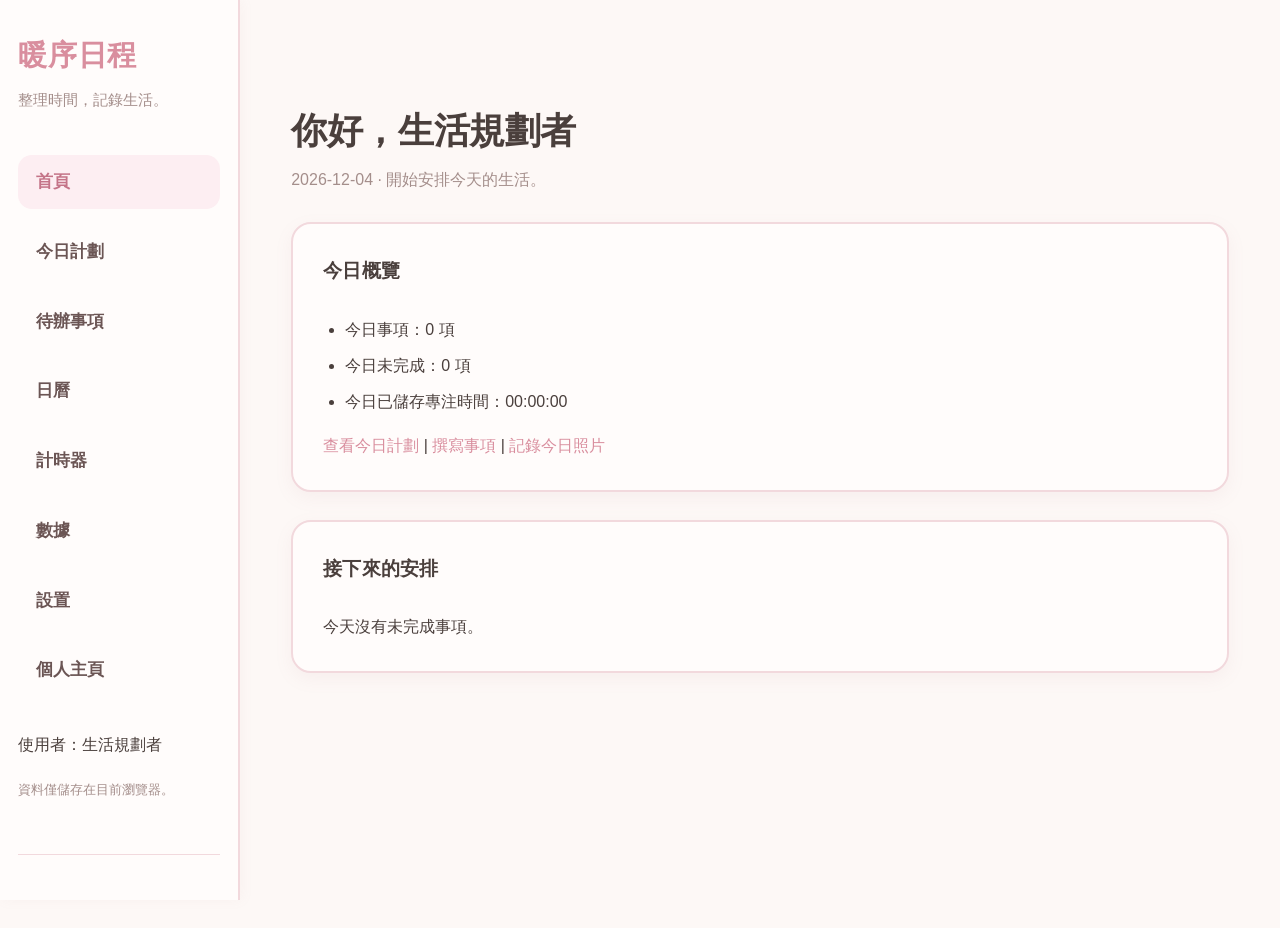
<file: index.html>
<!DOCTYPE html>
<html lang="zh-Hant">
<head>
  <link rel="stylesheet" href="css/style.css">
  <meta charset="UTF-8">
  <meta name="viewport" content="width=device-width, initial-scale=1">
  <title>首頁｜暖序日程</title>
  <link rel="stylesheet" href="css/style.css">
  <script src="js/main.js" defer></script>
</head>
<body data-page="home">
  <a href="#main">跳到主要內容</a>
  <div id="navigation"></div>
  <main id="main">
    <div id="content"></div>
    <p id="message" role="status" aria-live="polite"></p>
  </main>
  <noscript>請啟用 JavaScript 使用日程功能。</noscript>
</body>
</html>
</file>
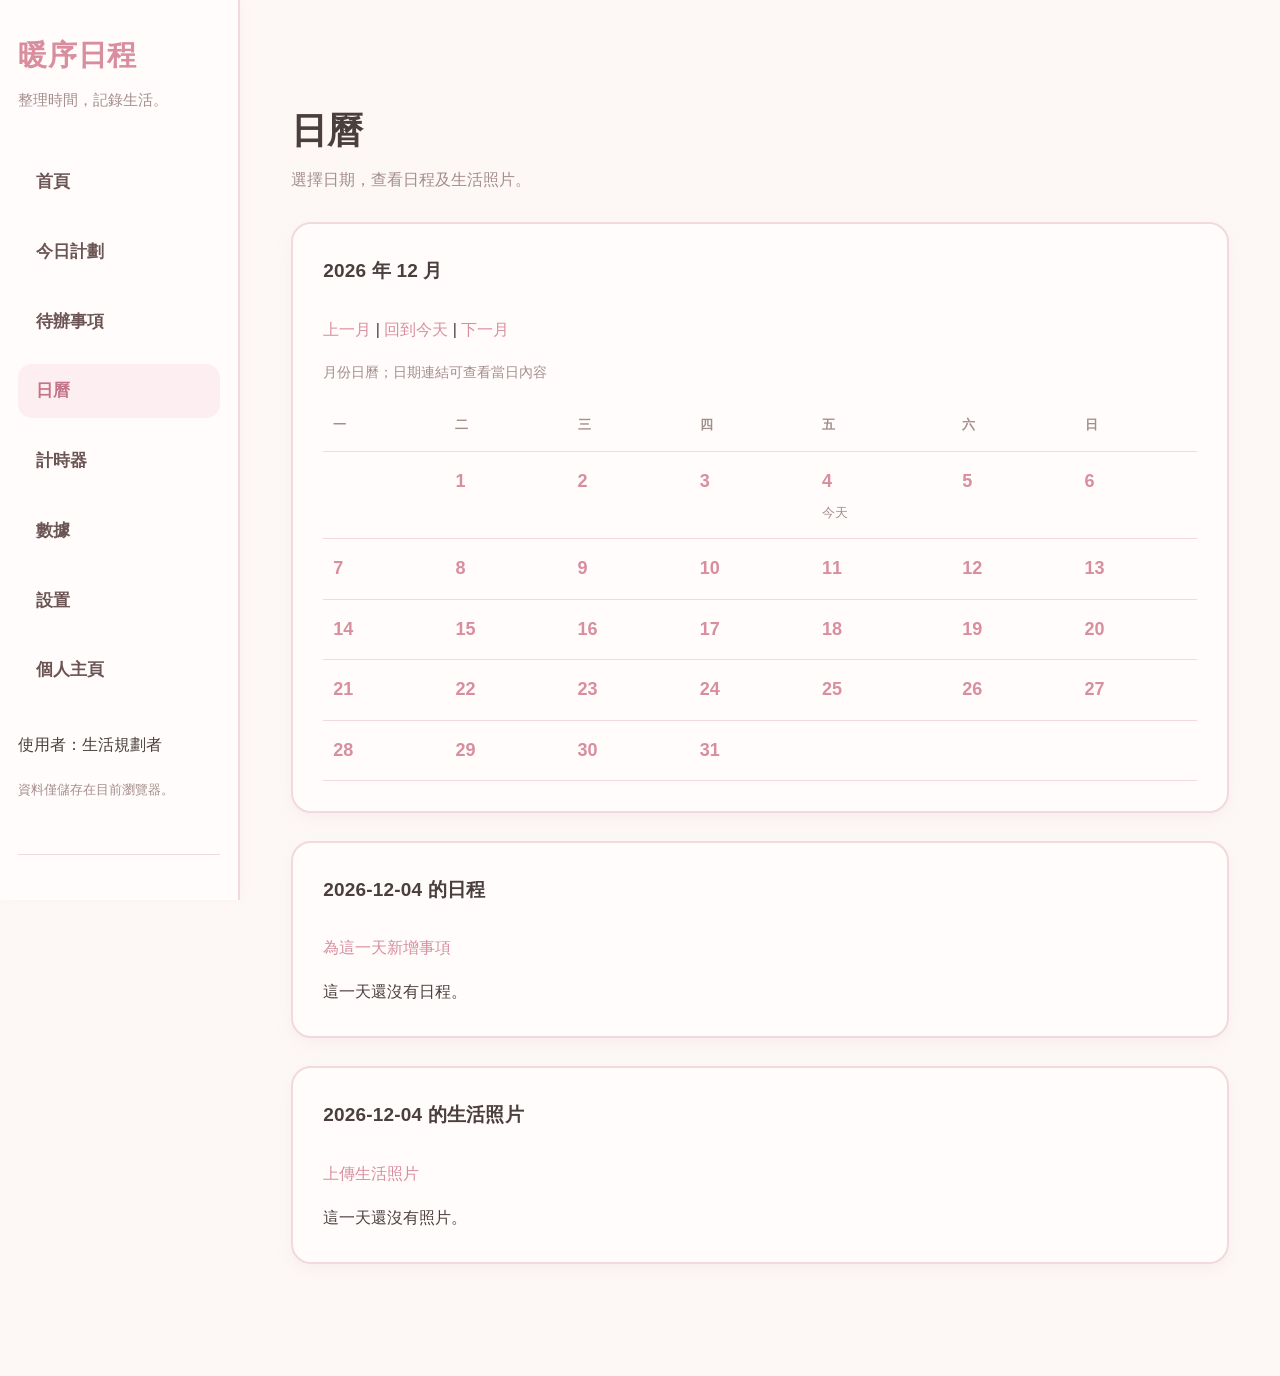
<file: calendar.html>
<!DOCTYPE html>
<html lang="zh-Hant">
<head>
    <link rel="stylesheet" href="css/style.css">
  <meta charset="UTF-8">
  <meta name="viewport" content="width=device-width, initial-scale=1">
  <title>日曆｜暖序日程</title>
  <link rel="stylesheet" href="css/style.css">
  <script src="js/main.js" defer></script>
</head>
<body data-page="calendar">
  <a href="#main">跳到主要內容</a>
  <div id="navigation"></div>
  <main id="main">
    <div id="content"></div>
    <p id="message" role="status" aria-live="polite"></p>
  </main>
  <noscript>請啟用 JavaScript。</noscript>
</body>
</html>
</file>
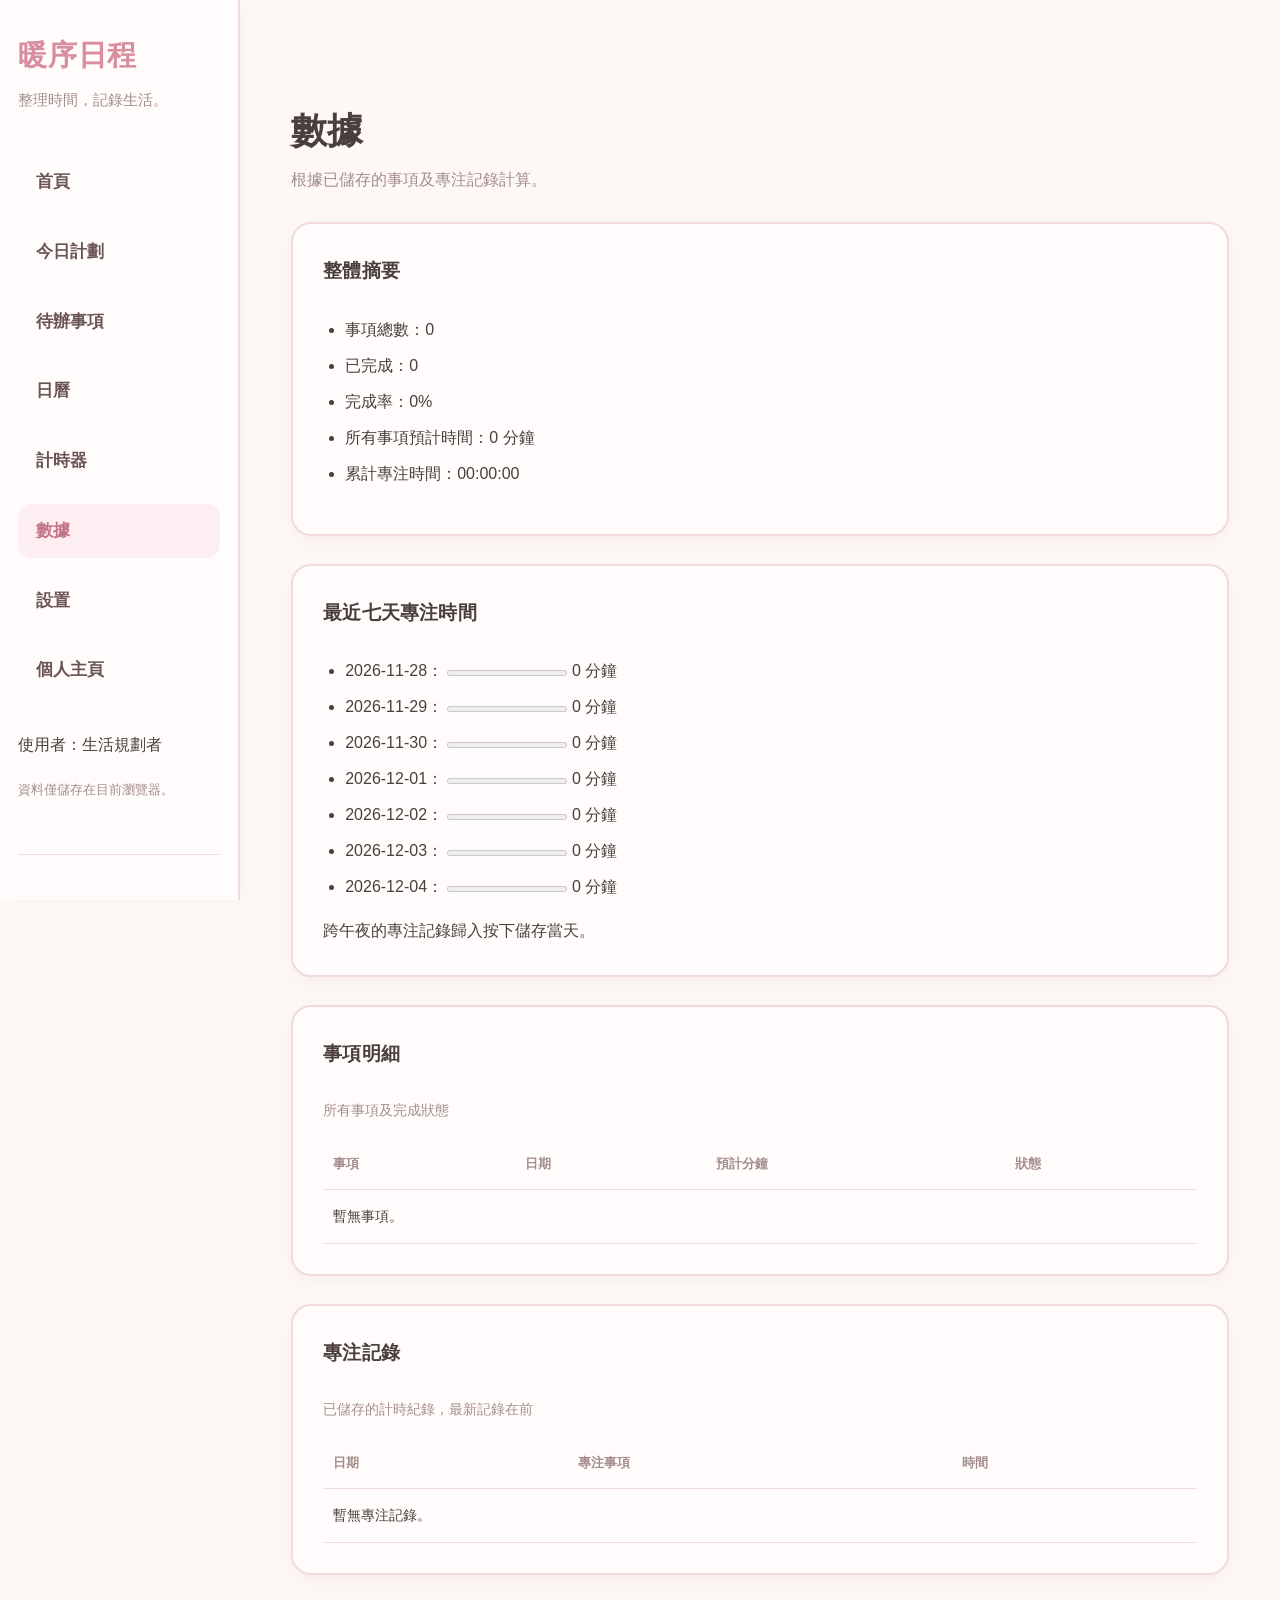
<file: data.html>
<!DOCTYPE html>
<html lang="zh-Hant">
<head>
    <link rel="stylesheet" href="css/style.css">
  <meta charset="UTF-8">
  <meta name="viewport" content="width=device-width, initial-scale=1">
  <title>數據｜暖序日程</title>
  <link rel="stylesheet" href="css/style.css">
  <script src="js/main.js" defer></script>
</head>
<body data-page="data">
  <a href="#main">跳到主要內容</a>
  <div id="navigation"></div>
  <main id="main">
    <div id="content"></div>
    <p id="message" role="status" aria-live="polite"></p>
  </main>
  <noscript>請啟用 JavaScript。</noscript>
</body>
</html>
</file>
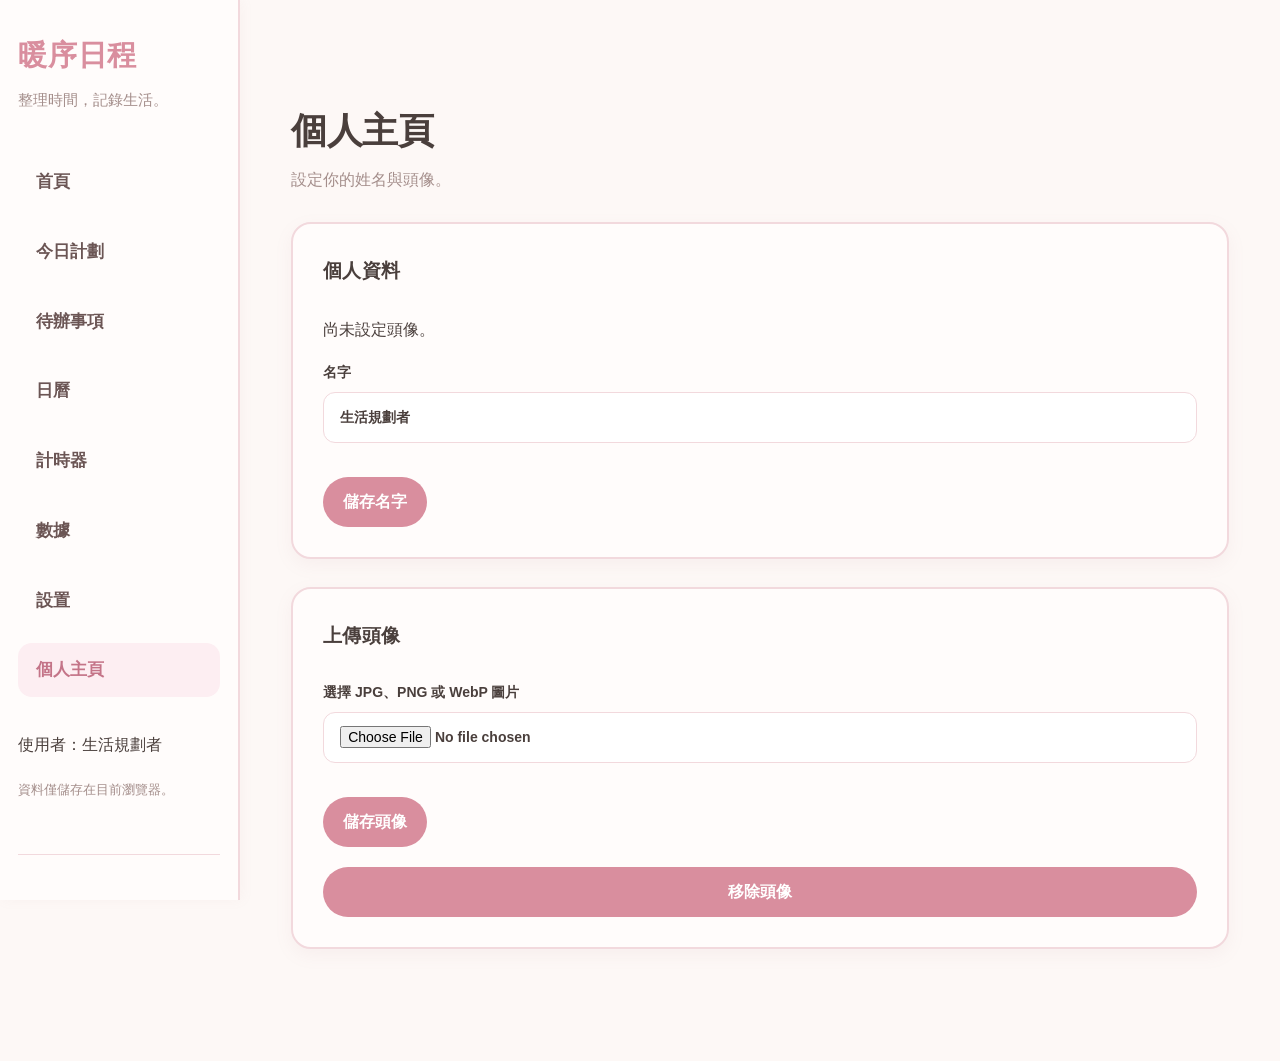
<file: profile.html>
<!DOCTYPE html>
<html lang="zh-Hant">
<head>
    <link rel="stylesheet" href="css/style.css">
  <meta charset="UTF-8">
  <meta name="viewport" content="width=device-width, initial-scale=1">
  <title>個人主頁｜暖序日程</title>
  <link rel="stylesheet" href="css/style.css">
  <script src="js/main.js" defer></script>
</head>
<body data-page="profile">
  <a href="#main">跳到主要內容</a>
  <div id="navigation"></div>
  <main id="main">
    <div id="content"></div>
    <p id="message" role="status" aria-live="polite"></p>
  </main>
  <noscript>請啟用 JavaScript。</noscript>
</body>
</html>
</file>
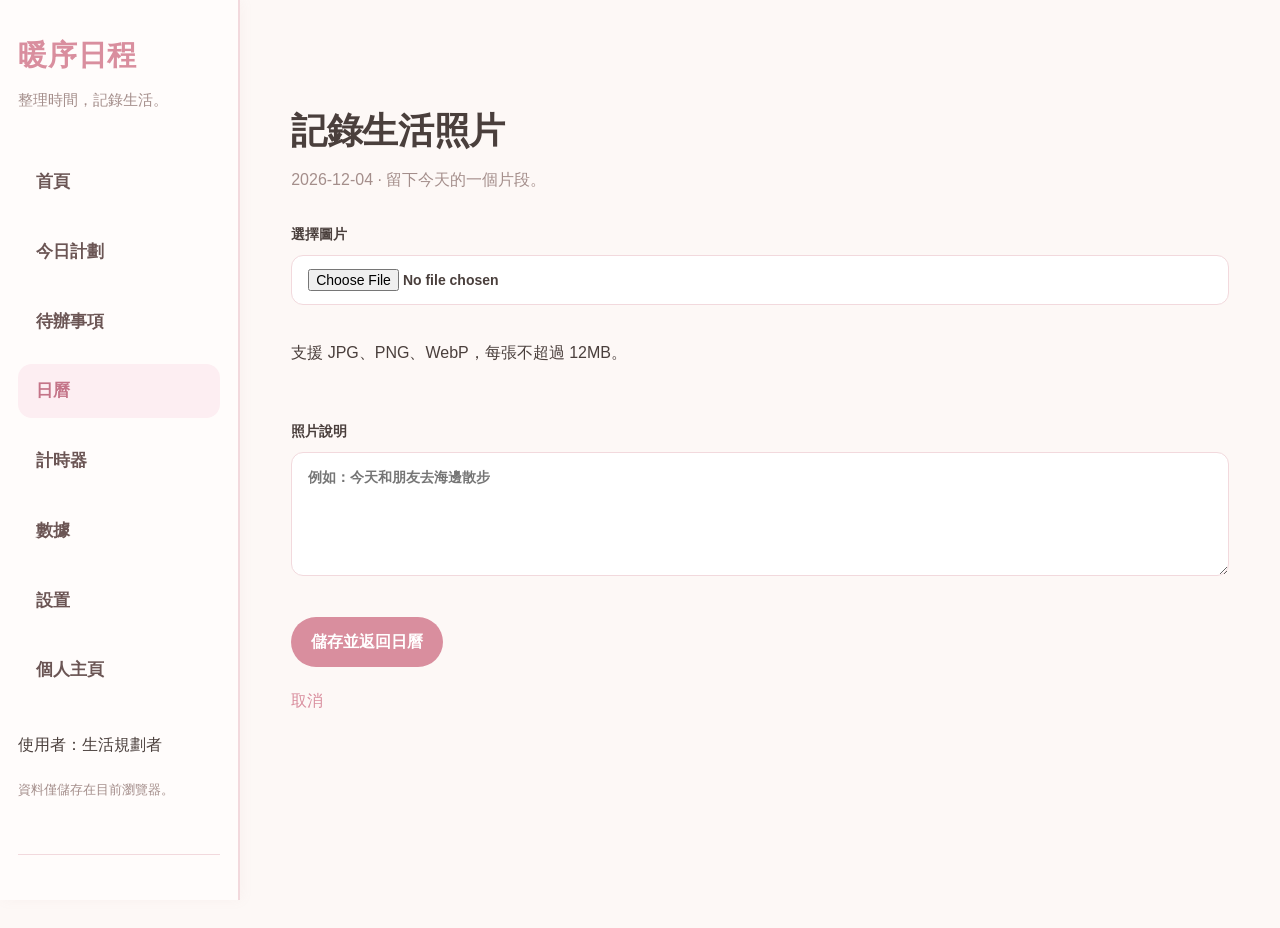
<file: record.html>
<!DOCTYPE html>
<html lang="zh-Hant">
<head>
    <link rel="stylesheet" href="css/style.css">
  <meta charset="UTF-8">
  <meta name="viewport" content="width=device-width, initial-scale=1">
  <title>生活照片｜暖序日程</title>
  <link rel="stylesheet" href="css/style.css">
  <script src="js/main.js" defer></script>
</head>
<body data-page="record">
  <a href="#main">跳到主要內容</a>
  <div id="navigation"></div>
  <main id="main">
    <div id="content"></div>
    <p id="message" role="status" aria-live="polite"></p>
  </main>
  <noscript>請啟用 JavaScript。</noscript>
</body>
</html>
</file>
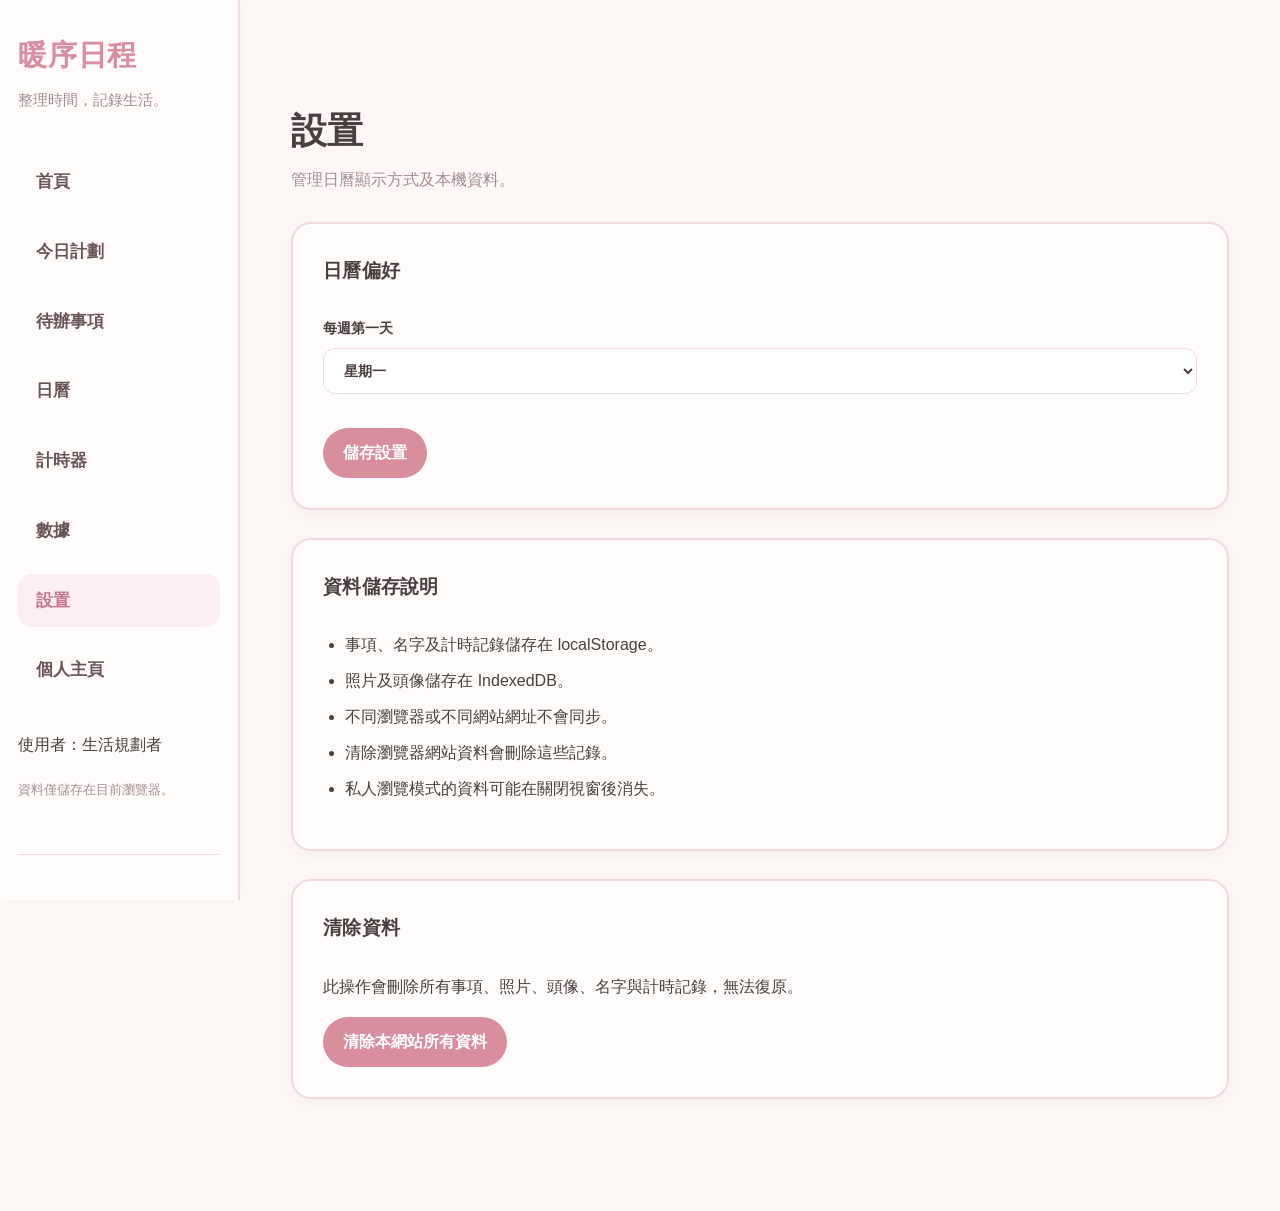
<file: settings.html>
<!DOCTYPE html>
<html lang="zh-Hant">
<head>
    <link rel="stylesheet" href="css/style.css">
  <meta charset="UTF-8">
  <meta name="viewport" content="width=device-width, initial-scale=1">
  <title>設置｜暖序日程</title>
  <link rel="stylesheet" href="css/style.css">
  <script src="js/main.js" defer></script>
</head>
<body data-page="settings">
  <a href="#main">跳到主要內容</a>
  <div id="navigation"></div>
  <main id="main">
    <div id="content"></div>
    <p id="message" role="status" aria-live="polite"></p>
  </main>
  <noscript>請啟用 JavaScript。</noscript>
</body>
</html>
</file>
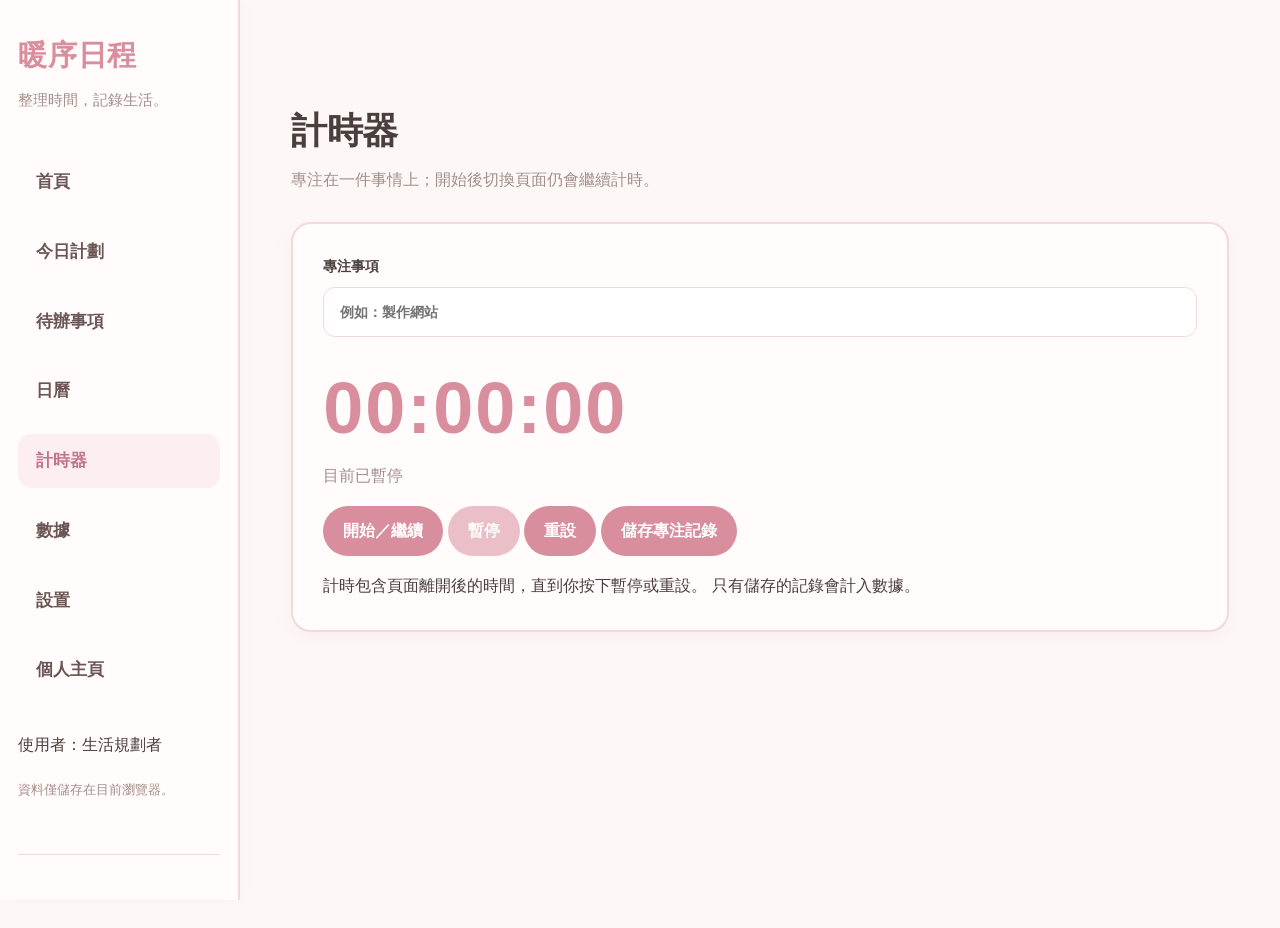
<file: timer.html>
<!DOCTYPE html>
<html lang="zh-Hant">
<head>
    <link rel="stylesheet" href="css/style.css">
  <meta charset="UTF-8">
  <meta name="viewport" content="width=device-width, initial-scale=1">
  <title>計時器｜暖序日程</title>
  <link rel="stylesheet" href="css/style.css">
  <script src="js/main.js" defer></script>
</head>
<body data-page="timer">
  <a href="#main">跳到主要內容</a>
  <div id="navigation"></div>
  <main id="main">
    <div id="content"></div>
    <p id="message" role="status" aria-live="polite"></p>
  </main>
  <noscript>請啟用 JavaScript。</noscript>
</body>
</html>
</file>
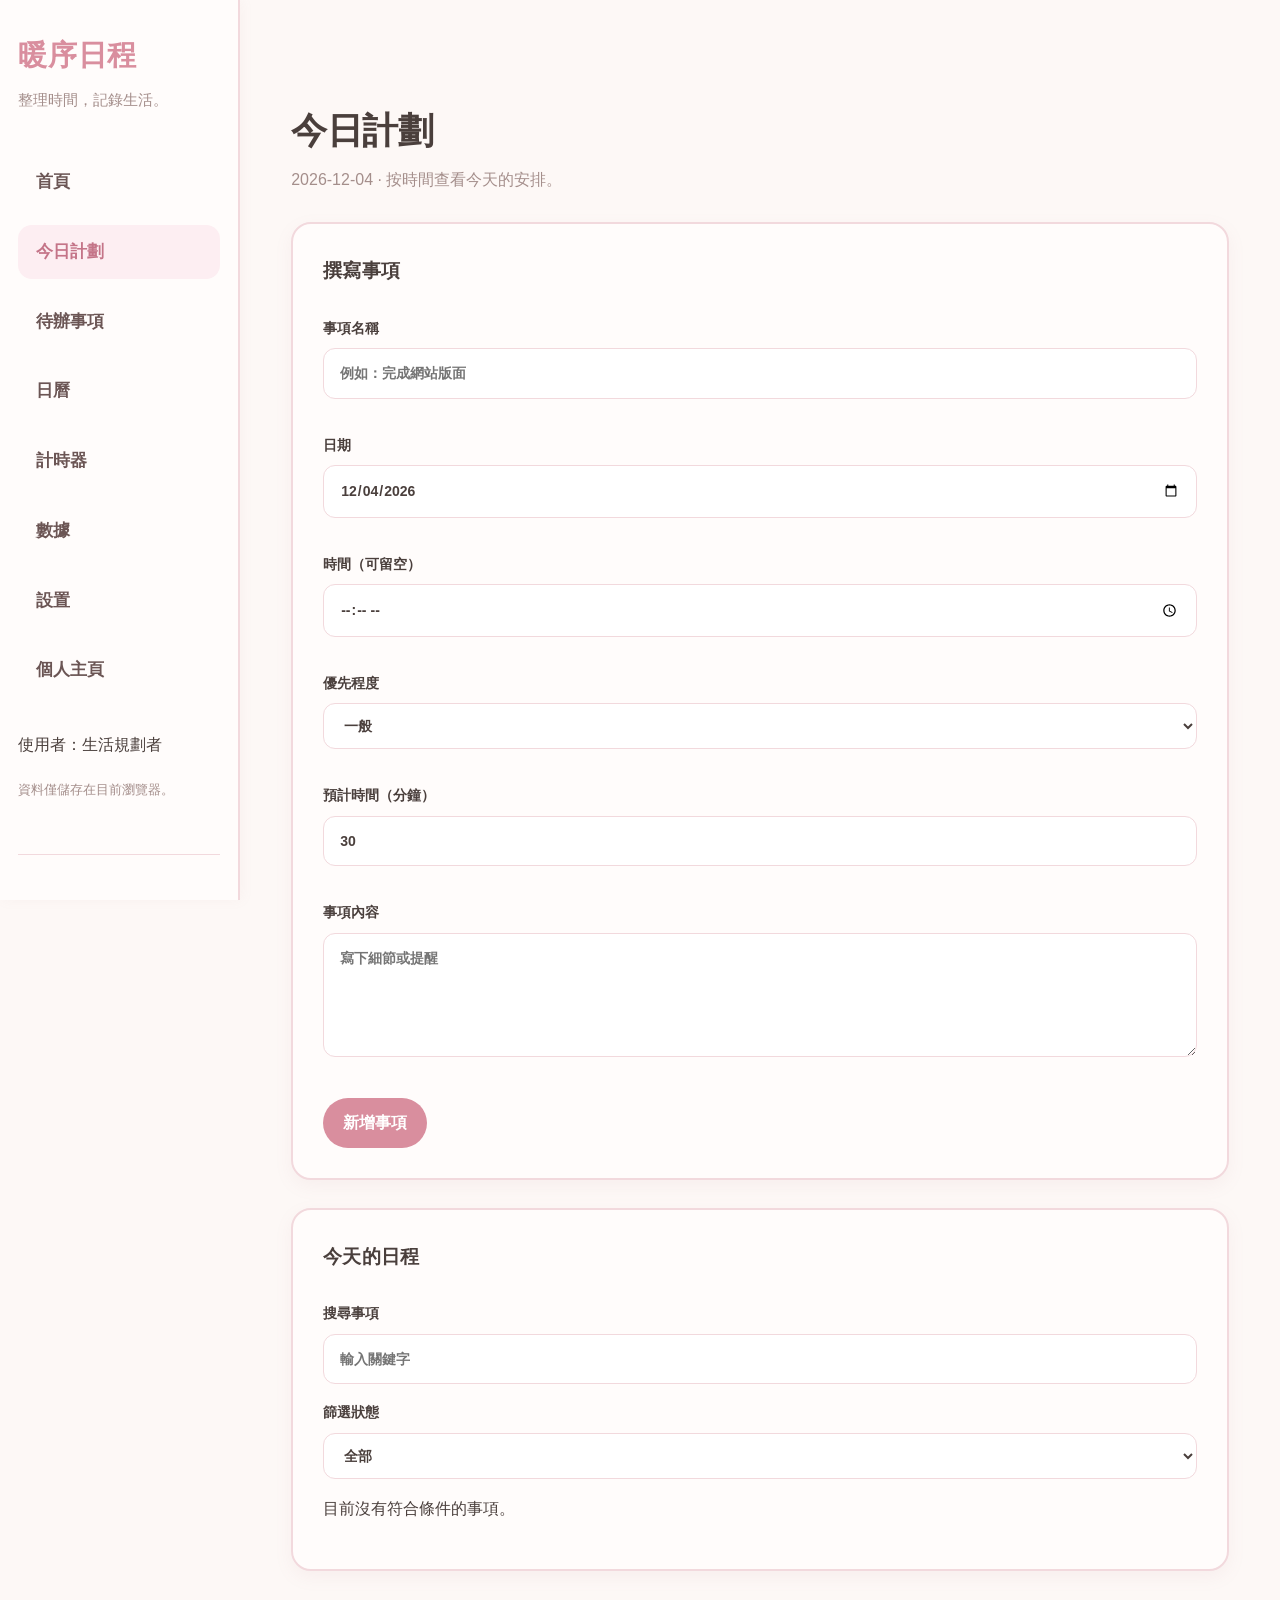
<file: today.html>
<!DOCTYPE html>
<html lang="zh-Hant">
<head>
    <link rel="stylesheet" href="css/style.css">
  <meta charset="UTF-8">
  <meta name="viewport" content="width=device-width, initial-scale=1">
  <title>今日計劃｜暖序日程</title>
  <link rel="stylesheet" href="css/style.css">
  <script src="js/main.js" defer></script>
</head>
<body data-page="today">
  <a href="#main">跳到主要內容</a>
  <div id="navigation"></div>
  <main id="main">
    <div id="content"></div>
    <p id="message" role="status" aria-live="polite"></p>
  </main>
  <noscript>請啟用 JavaScript。</noscript>
</body>
</html>
</file>
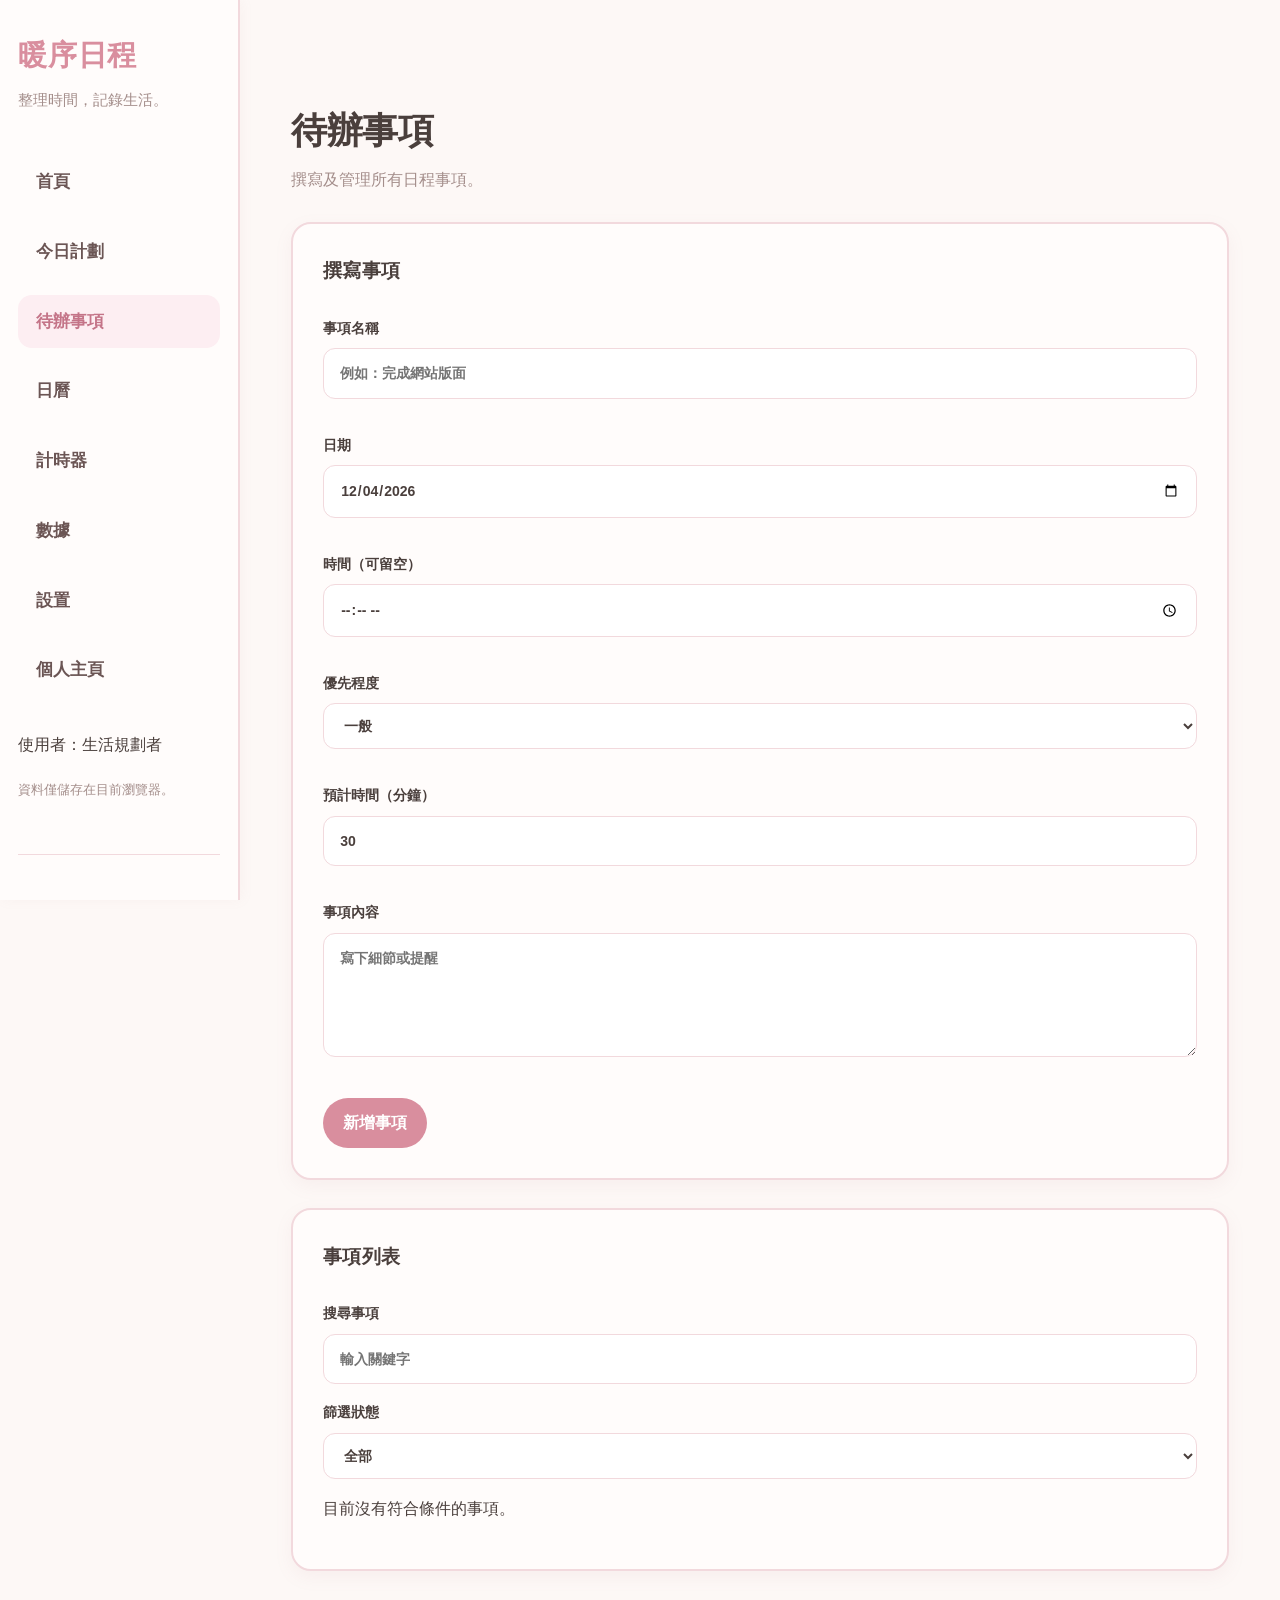
<file: todo.html>
<!DOCTYPE html>
<html lang="zh-Hant">
<head>
    <link rel="stylesheet" href="css/style.css">
  <meta charset="UTF-8">
  <meta name="viewport" content="width=device-width, initial-scale=1">
  <title>待辦事項｜暖序日程</title>
  <link rel="stylesheet" href="css/style.css">
  <script src="js/main.js" defer></script>
</head>
<body data-page="todo">
  <a href="#main">跳到主要內容</a>
  <div id="navigation"></div>
  <main id="main">
    <div id="content"></div>
    <p id="message" role="status" aria-live="polite"></p>
  </main>
  <noscript>請啟用 JavaScript。</noscript>
</body>
<link rel="stylesheet" href="css/style.css">
</html>
</file>
<file: css/style.css>
:root {
  --bg: #fdf8f6;
  --surface: #fffcfb;
  --ink: #4a3f3c;
  --muted: #a48e8b;
  --brand: #d98e9e;
  --brand-dark: #c47488;
  --soft: #fdeef2;
  --soft-2: #fff5f3;
  --line: #f2d9dd;
  --radius-sm: 12px;
  --radius: 20px;
  --shadow: 0 6px 18px rgba(180, 130, 135, 0.08);
}

* {
  box-sizing: border-box;
}

html {
  scroll-behavior: smooth;
}

body {
  margin: 0;
  min-height: 100vh;
  background: var(--bg);
  color: var(--ink);
  font-family: "Segoe UI", "Noto Sans TC",
    "Microsoft JhengHei", Arial, sans-serif;
  line-height: 1.75;
  font-size: 16px;
}

a {
  color: var(--brand);
  text-decoration: none;
  transition: color 0.2s ease;
}

a:hover {
  color: var(--brand-dark);
  text-decoration: underline;
}

h1, h2, h3, p {
  margin-top: 0;
}

h1 {
  font-size: clamp(28px, 3vw, 36px);
  line-height: 1.4;
  letter-spacing: -0.4px;
  margin-bottom: 10px;
}

h2 {
  font-size: 19px;
  margin-bottom: 20px;
  letter-spacing: 0.2px;
}

h3 {
  font-size: 16px;
  margin-bottom: 10px;
}

p {
  margin-bottom: 16px;
}

small {
  color: var(--muted);
  font-size: 13px;
}

button, .button, input, select, textarea {
  font: inherit;
}

input:not([type="checkbox"]), select, textarea {
  width: 100%;
  min-height: 46px;
  padding: 12px 16px;
  border: 1.5px solid var(--line);
  border-radius: var(--radius-sm);
  background: #ffffff;
  color: var(--ink);
  transition: border-color 0.2s ease, box-shadow 0.2s ease;
}

input:not([type="checkbox"]):focus,
select:focus,
textarea:focus {
  outline: none;
  border-color: var(--brand);
  box-shadow: 0 0 0 4px rgba(217, 142, 158, 0.15);
}

input[type="checkbox"] {
  width: 20px;
  height: 20px;
  flex-shrink: 0;
  accent-color: var(--brand);
  cursor: pointer;
}

textarea {
  resize: vertical;
  min-height: 110px;
}

label {
  display: block;
  font-size: 14px;
  font-weight: 600;
  margin-bottom: 8px;
}

label input,
label select,
label textarea {
  margin-top: 8px;
}

form {
  display: grid;
  gap: 20px;
}

button, .button {
  display: inline-flex;
  align-items: center;
  justify-content: center;
  gap: 8px;
  min-height: 46px;
  padding: 11px 20px;
  border: none;
  border-radius: 50px;
  background: var(--brand);
  color: #ffffff;
  font-weight: 600;
  cursor: pointer;
  transition: background 0.2s ease, transform 0.2s ease,
    box-shadow 0.2s ease;
}

button:hover,
.button:hover {
  background: var(--brand-dark);
  color: #ffffff;
  text-decoration: none;
  box-shadow: 0 4px 14px rgba(217, 142, 158, 0.3);
}

button:active,
.button:active {
  transform: scale(0.98);
}

button.secondary,
.button.secondary {
  background: var(--surface);
  border: 1.5px solid var(--line);
  color: var(--ink);
}

button.secondary:hover,
.button.secondary:hover {
  background: var(--soft-2);
  border-color: var(--brand);
  box-shadow: none;
}

button.danger {
  background: #d9a0a0;
}

button:disabled {
  opacity: 0.55;
  cursor: not-allowed;
  transform: none;
}

[hidden] {
  display: none !important;
}

:focus-visible {
  outline: 3px solid var(--brand);
  outline-offset: 4px;
}

.skip {
  position: fixed;
  top: -100px;
  left: 16px;
  padding: 12px 18px;
  background: #ffffff;
  border-radius: 50px;
  z-index: 40;
}

.skip:focus {
  top: 14px;
}

/* ========== 左側導航 ========== */

#navigation {
  position: fixed;
  left: 0;
  top: 0;
  bottom: 0;
  z-index: 20;
}

#sidebar {
  width: 240px;
  height: 100%;
  padding: 30px 18px;
  display: flex;
  flex-direction: column;
  gap: 14px;
  overflow-y: auto;
  background: var(--surface);
  border-right: 2px solid var(--line);
  box-shadow: 2px 0 12px rgba(180, 130, 135, 0.06);
}

#sidebar header h2 {
  margin: 0;
  font-size: 29px;
  letter-spacing: 0.8px;
  color: var(--brand);
}

#sidebar header p {
  margin: 6px 0 28px;
  font-size: 15px;
  color: var(--muted);
}

#sidebar nav {
  margin-bottom: 20px;
}

#sidebar nav ul {
  margin: 0;
  padding: 0;
  list-style: none;
  display: grid;
  gap: 8px;
}

#sidebar nav a {
  display: block;
  min-height: 50px;
  padding: 12px 18px;
  border-radius: 14px;
  color: #6b5554;
  font-size: 17px;
  font-weight: 600;
  text-decoration: none;
  transition: all 0.25s ease;
}

#sidebar nav a:hover {
  background: var(--soft);
  color: var(--ink);
  text-decoration: none;
}

#sidebar nav a[aria-current="page"] {
  background: var(--soft);
  color: var(--brand-dark);
  font-weight: 700;
}

#sidebar > p {
  margin-bottom: 6px;
  font-size: 16px;
}

#sidebar > small {
  display: block;
  margin-bottom: 16px;
}

/* ========== 右上角頭像 ========== */

main {
  width: calc(100% - 240px);
  margin-left: 240px;
  padding: 42px clamp(20px, 4vw, 56px);
  min-height: 100vh;
  position: relative;
}

.topbar {
  position: absolute;
  top: 18px;
  right: clamp(20px, 4vw, 56px);
  display: flex;
  align-items: center;
  gap: 14px;
}

.topbar a,
.topbar span {
  font-size: 15px;
  font-weight: 600;
  padding: 8px 16px;
  border-radius: 50px;
  background: var(--surface);
  border: 2px solid var(--line);
  color: var(--brand);
  text-decoration: none;
  transition: all 0.2s ease;
}

.topbar a:hover {
  background: var(--soft);
  color: var(--brand-dark);
  text-decoration: none;
}

.topbar .avatar-top {
  width: 42px;
  height: 42px;
  border-radius: 50%;
  border: 2px solid var(--line);
  background: var(--soft);
  display: flex;
  align-items: center;
  justify-content: center;
  font-size: 16px;
  font-weight: 700;
  color: var(--brand);
}

/* ========== 內容區 ========== */

#content {
  max-width: 1040px;
  margin: 0 auto;
  padding-top: 36px;
}

#message {
  min-height: 26px;
  font-size: 14px;
  color: var(--brand);
}

#content > header {
  margin-bottom: 28px;
}

#content > header p {
  color: var(--muted);
  font-size: 16px;
}

section {
  margin-bottom: 28px;
  padding: 30px;
  background: var(--surface);
  border: 2px solid var(--line);
  border-radius: var(--radius);
  box-shadow: var(--shadow);
}

section > h2:first-child {
  padding-bottom: 8px;
}

section > p:last-child {
  margin-bottom: 0;
}

ul, ol {
  padding-left: 22px;
}

li + li {
  margin-top: 8px;
}

hr {
  margin: 22px 0;
  border: 0;
  border-top: 1px solid var(--line);
}

/* ========== 首頁卡片 ========== */

#content > section > ul {
  margin-bottom: 16px;
}

.action-links {
  display: flex;
  flex-wrap: wrap;
  gap: 14px;
  align-items: center;
}

/* ========== 事項列表 ========== */

article {
  padding: 20px 0;
  border-bottom: 1px solid var(--line);
}

article:first-of-type {
  padding-top: 0;
}

article:last-child {
  border-bottom: none;
}

h3 {
  margin-bottom: 12px;
}

h3 s {
  text-decoration-color: var(--brand);
}

article label {
  display: inline-flex;
  align-items: center;
  gap: 8px;
  margin: 10px 0 14px;
  font-weight: 500;
  cursor: pointer;
}

article > p:has(button) {
  display: flex;
  flex-wrap: wrap;
  gap: 10px;
  margin-top: 10px;
}

section:has(article) {
  min-width: 0;
}

/* ========== 日曆 ========== */

table {
  width: 100%;
  border-collapse: collapse;
  font-size: 14px;
}

caption {
  text-align: left;
  margin-bottom: 16px;
  color: var(--muted);
}

th, td {
  padding: 14px 10px;
  border-bottom: 1px solid var(--line);
  text-align: left;
  vertical-align: top;
}

th {
  color: var(--muted);
  font-weight: 600;
  font-size: 13px;
}

td {
  overflow-wrap: anywhere;
}

td a {
  font-weight: 700;
  font-size: 18px;
}

td small {
  display: block;
  margin-top: 6px;
  line-height: 1.6;
}

figure {
  margin: 0;
  display: grid;
  gap: 6px;
}

figure img {
  max-width: 100%;
  height: auto;
  border-radius: var(--radius-sm);
  border: 1px solid var(--line);
}

figcaption {
  font-size: 14px;
  color: var(--muted);
}

meter {
  min-width: 120px;
  height: 12px;
}

/* ========== 表單 ========== */

form p {
  margin-bottom: 6px;
}

form button[type="submit"] {
  justify-self: start;
}

#photo-preview,
#avatar {
  display: block;
  margin-top: 14px;
  border-radius: var(--radius-sm);
  border: 1px solid var(--line);
}

/* ========== 計時器 ========== */

#timer-display {
  font-size: clamp(40px, 7vw, 72px);
  font-variant-numeric: tabular-nums;
  letter-spacing: 2px;
  color: var(--brand);
  margin: 28px 0 10px;
  line-height: 1.2;
}

#timer-state {
  color: var(--muted);
}

/* ========== 響應式 ========== */

@media (max-width: 820px) {
  #navigation {
    position: static;
  }

  #sidebar {
    width: 100%;
    height: auto;
    padding: 16px;
    flex-direction: column;
    border-right: none;
    border-bottom: 2px solid var(--line);
  }

  #sidebar header p {
    margin-bottom: 16px;
  }

  #sidebar nav ul {
    grid-template-columns: repeat(2, minmax(0, 1fr));
  }

  main {
    width: 100%;
    margin-left: 0;
    padding: 28px 16px;
  }

  main .topbar {
    top: auto;
    right: auto;
    position: static;
    justify-content: flex-end;
    margin-bottom: 20px;
  }

  section {
    padding: 20px;
  }

  button, .button {
    min-height: 46px;
  }

  th, td {
    padding: 10px 6px;
    font-size: 13px;
  }

  meter {
    min-width: 80px;
  }
}

@media (max-width: 500px) {
  #sidebar nav ul {
    grid-template-columns: 1fr;
  }

  #timer-display {
    font-size: 36px;
  }

  figure img {
    width: 100%;
  }
}
</file>
